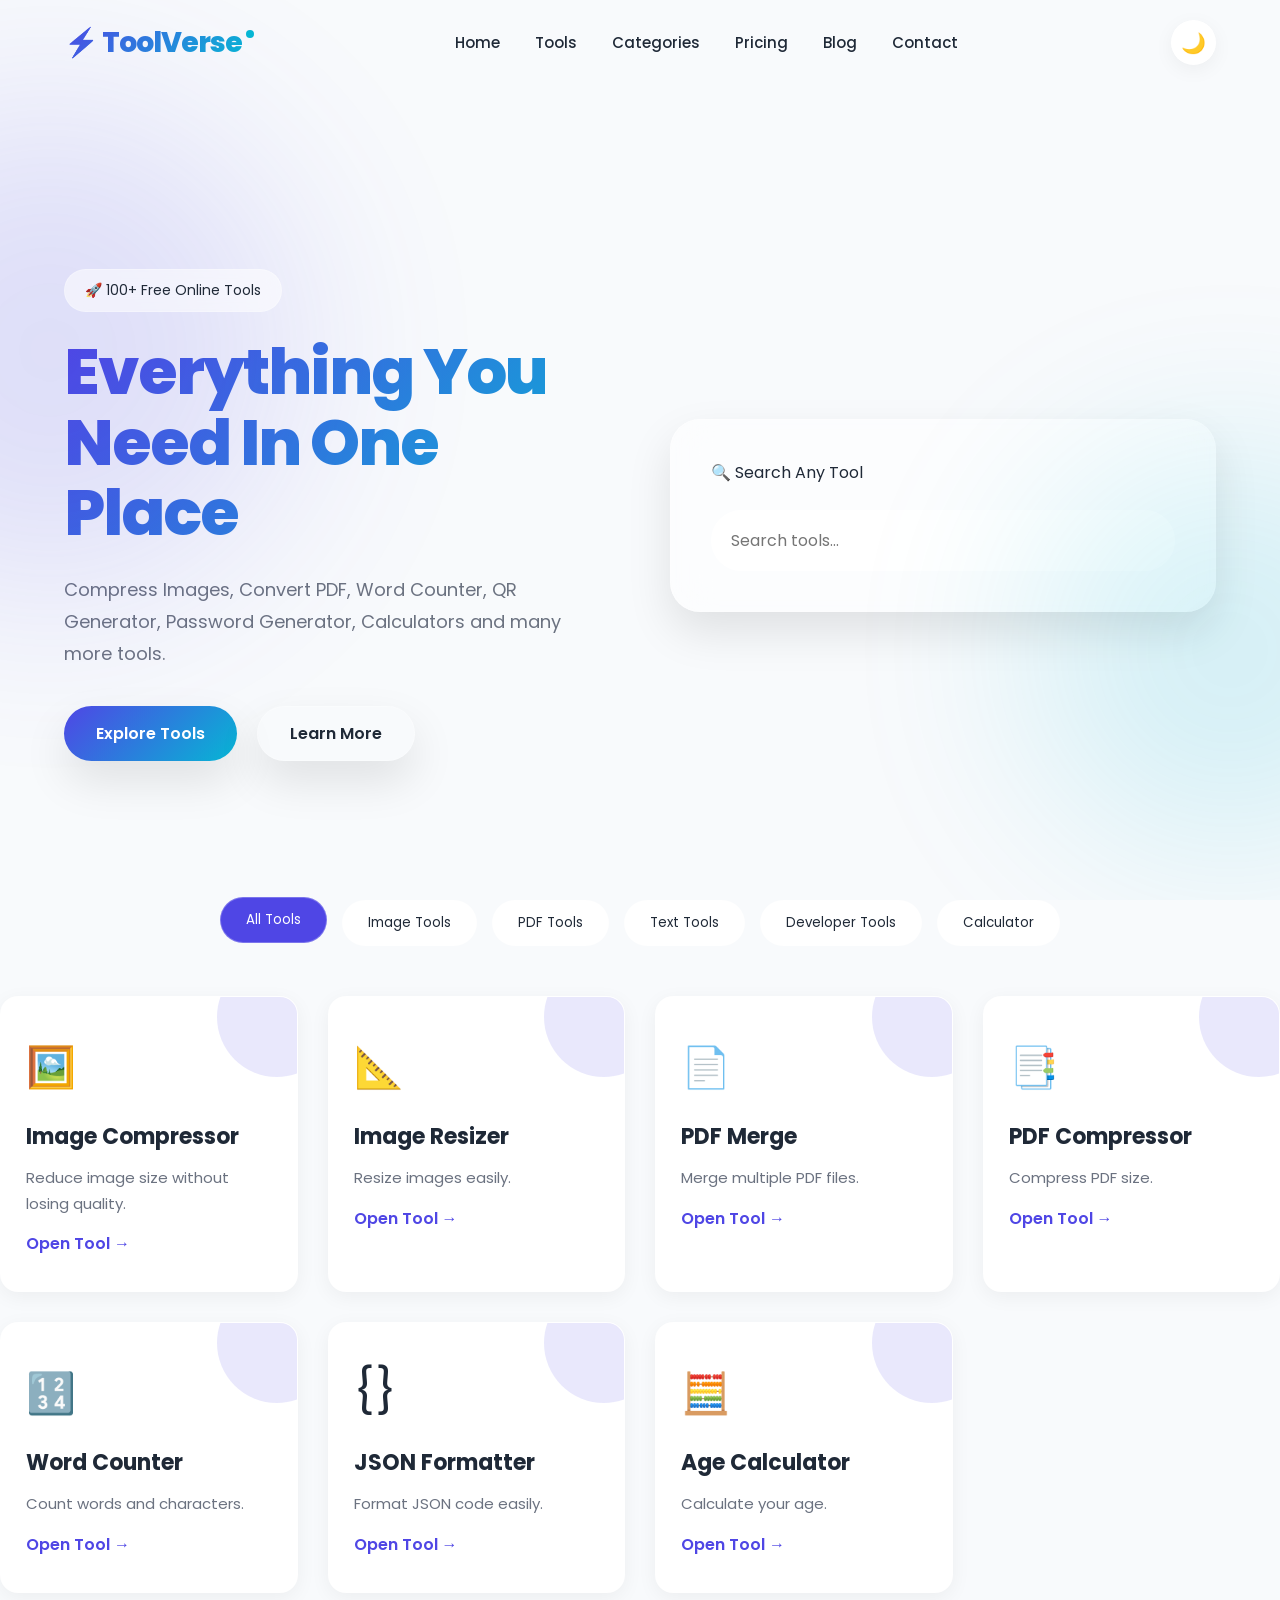
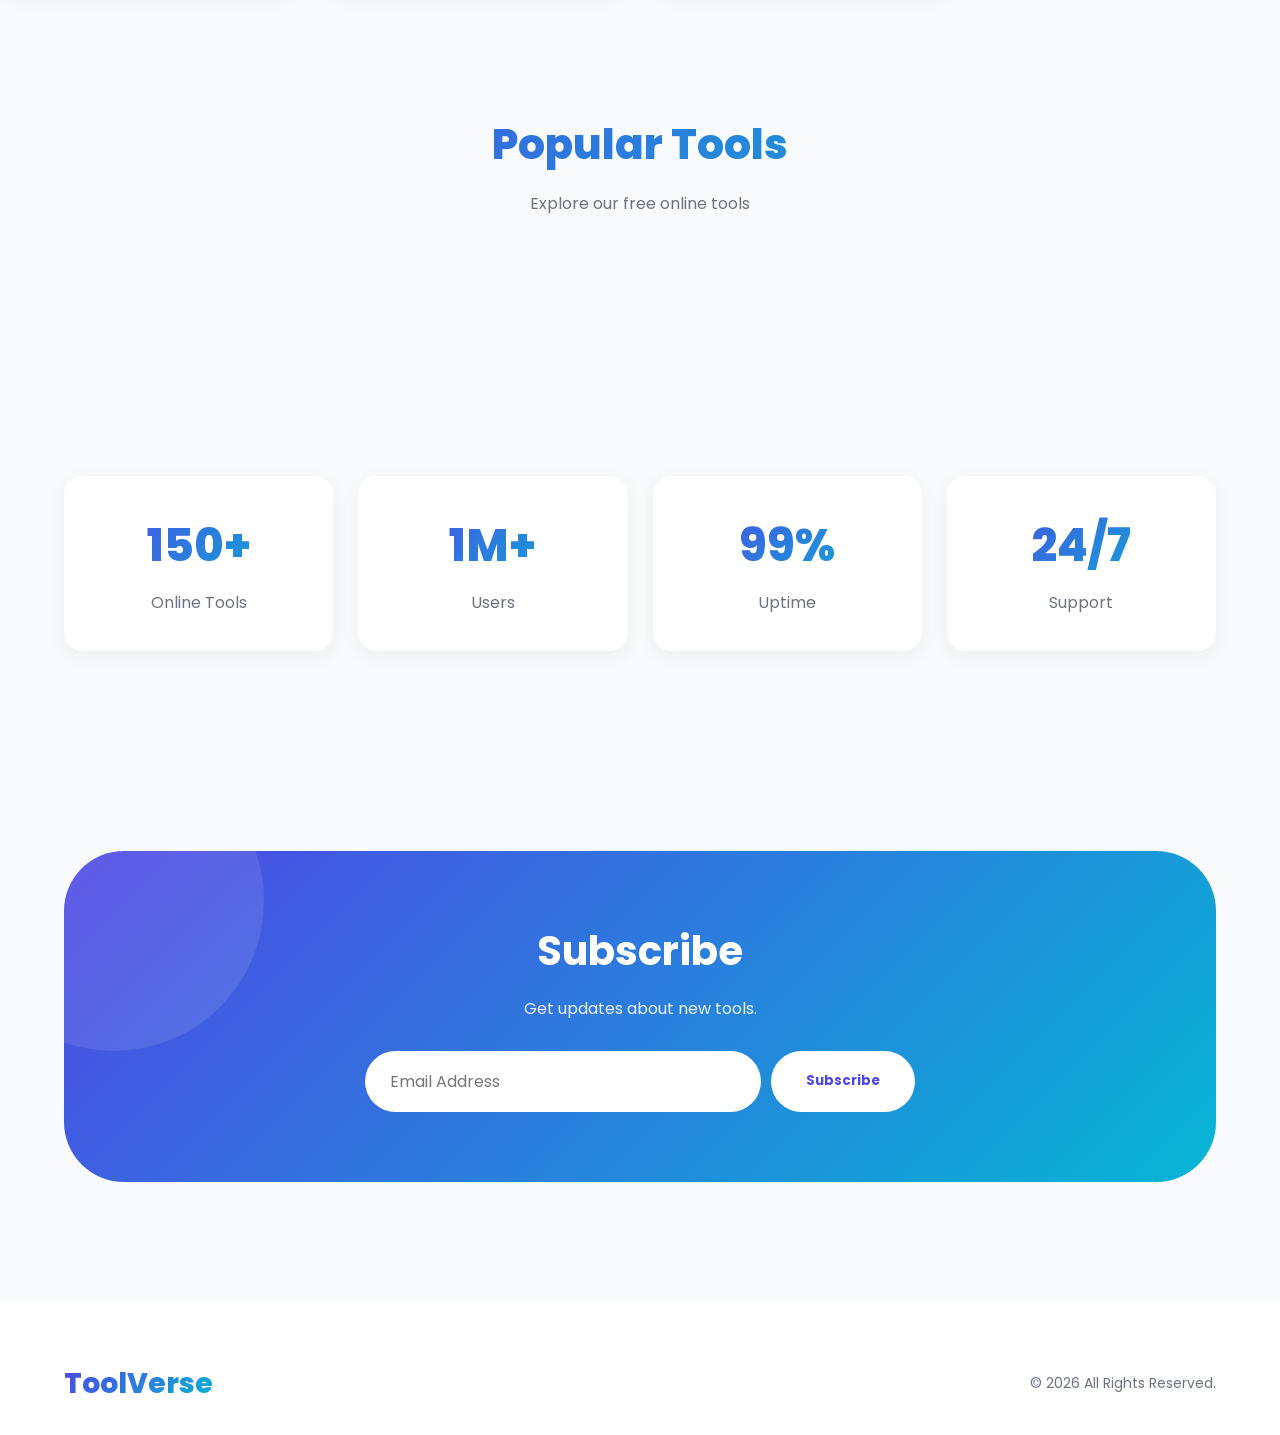
<file: index.html>
<!DOCTYPE html>
<html lang="en">

<head>

    <!-- SEO -->
    <meta charset="UTF-8">
    <meta name="viewport" content="width=device-width, initial-scale=1.0">

    <title>ToolAdda - Free Online Tools</title>

    <meta name="description"
        content="ToolVerse provides free online tools including image tools, PDF tools, text tools, converters and calculators.">

    <meta name="keywords"
        content="online tools,pdf tools,image tools,text tools,calculator,converter">

    <meta name="author" content="ToolVerse">

    <!-- Google Fonts -->

    <link rel="preconnect" href="https://fonts.googleapis.com">

    <link rel="preconnect" href="https://fonts.gstatic.com" crossorigin>

    <link href="https://fonts.googleapis.com/css2?family=Poppins:wght@300;400;500;600;700;800&display=swap"
        rel="stylesheet">

    <!-- CSS -->

    <link rel="stylesheet" href="assets/css/variables.css">
    <link rel="stylesheet" href="assets/css/style.css">
    <link rel="stylesheet" href="assets/css/animations.css">
    <link rel="stylesheet" href="assets/css/responsive.css">

</head>

<body>

    <!--==================== HEADER ====================-->

    <header class="header">

        <div class="container">

            <a href="#" class="logo">

                ⚡ ToolVerse

            </a>

            <nav class="navbar">

                <ul>

                    <li><a href="#">Home</a></li>

                    <li><a href="#">Tools</a></li>

                    <li><a href="#">Categories</a></li>

                    <li><a href="#">Pricing</a></li>

                    <li><a href="#">Blog</a></li>

                    <li><a href="#">Contact</a></li>

                </ul>

            </nav>

            <div class="header-right">

                <button class="theme-btn">

                    🌙

                </button>

                <button class="menu-btn">

                    ☰

                </button>

            </div>

        </div>

    </header>

    <!--==================== HERO ====================-->

    <section class="hero">

        <div class="container hero-grid">

            <div class="hero-left">

                <span class="badge">

                    🚀 100+ Free Online Tools

                </span>

                <h1>

                    Everything You Need In One Place

                </h1>

                <p>

                    Compress Images, Convert PDF, Word Counter,
                    QR Generator, Password Generator,
                    Calculators and many more tools.

                </p>

                <div class="hero-buttons">

                    <a href="#" class="btn">

                        Explore Tools

                    </a>

                    <a href="#" class="btn secondary">

                        Learn More

                    </a>

                </div>

            </div>

            <div class="hero-right">

                <div class="glass-card">

                    🔍 Search Any Tool

                    <input type="text"
                        placeholder="Search tools...">

                </div>

            </div>

        </div>

    </section>

    <!--==================== TOOLS ====================-->

<div class="tool-filter">


<button class="filter-btn active" data-category="all">

All Tools

</button>


<button class="filter-btn" data-category="image">

Image Tools

</button>


<button class="filter-btn" data-category="pdf">

PDF Tools

</button>


<button class="filter-btn" data-category="text">

Text Tools

</button>


<button class="filter-btn" data-category="developer">

Developer Tools

</button>


<button class="filter-btn" data-category="calculator">

Calculator

</button>


</div>



<div id="toolsContainer" class="tool-grid">

</div>

<section class="tools">

    <div class="container">

        <div class="section-title">

            <h2>Popular Tools</h2>

            <p>
                Explore our free online tools
            </p>

        </div>


        <!-- Tools Automatically Load Here -->

        <div id="toolsContainer" class="tool-grid">

        </div>


    </div>

</section>

    <!--==================== STATS ====================-->

    <section class="stats">

        <div class="container stats-grid">

            <div>

                <h2>150+</h2>

                <p>Online Tools</p>

            </div>

            <div>

                <h2>1M+</h2>

                <p>Users</p>

            </div>

            <div>

                <h2>99%</h2>

                <p>Uptime</p>

            </div>

            <div>

                <h2>24/7</h2>

                <p>Support</p>

            </div>

        </div>

    </section>

    <!--==================== NEWSLETTER ====================-->

    <section class="newsletter">

        <div class="container">

            <h2>

                Subscribe

            </h2>

            <p>

                Get updates about new tools.

            </p>

            <form>

                <input type="email"
                    placeholder="Email Address">

                <button>

                    Subscribe

                </button>

            </form>

        </div>

    </section>

    <!--==================== FOOTER ====================-->

    <footer>

        <div class="container">

            <h3>

                ToolVerse

            </h3>

            <p>

                © 2026 All Rights Reserved.

            </p>

        </div>

    </footer>

    <!-- JavaScript -->

    <script src="assets/js/navigation.js"></script>
    <script src="assets/js/theme.js"></script>
    <script src="assets/js/animation.js"></script>
    <script src="assets/js/main.js"></script>

    <script src="assets/js/tools.js"></script>

</body>

</html>
</file>
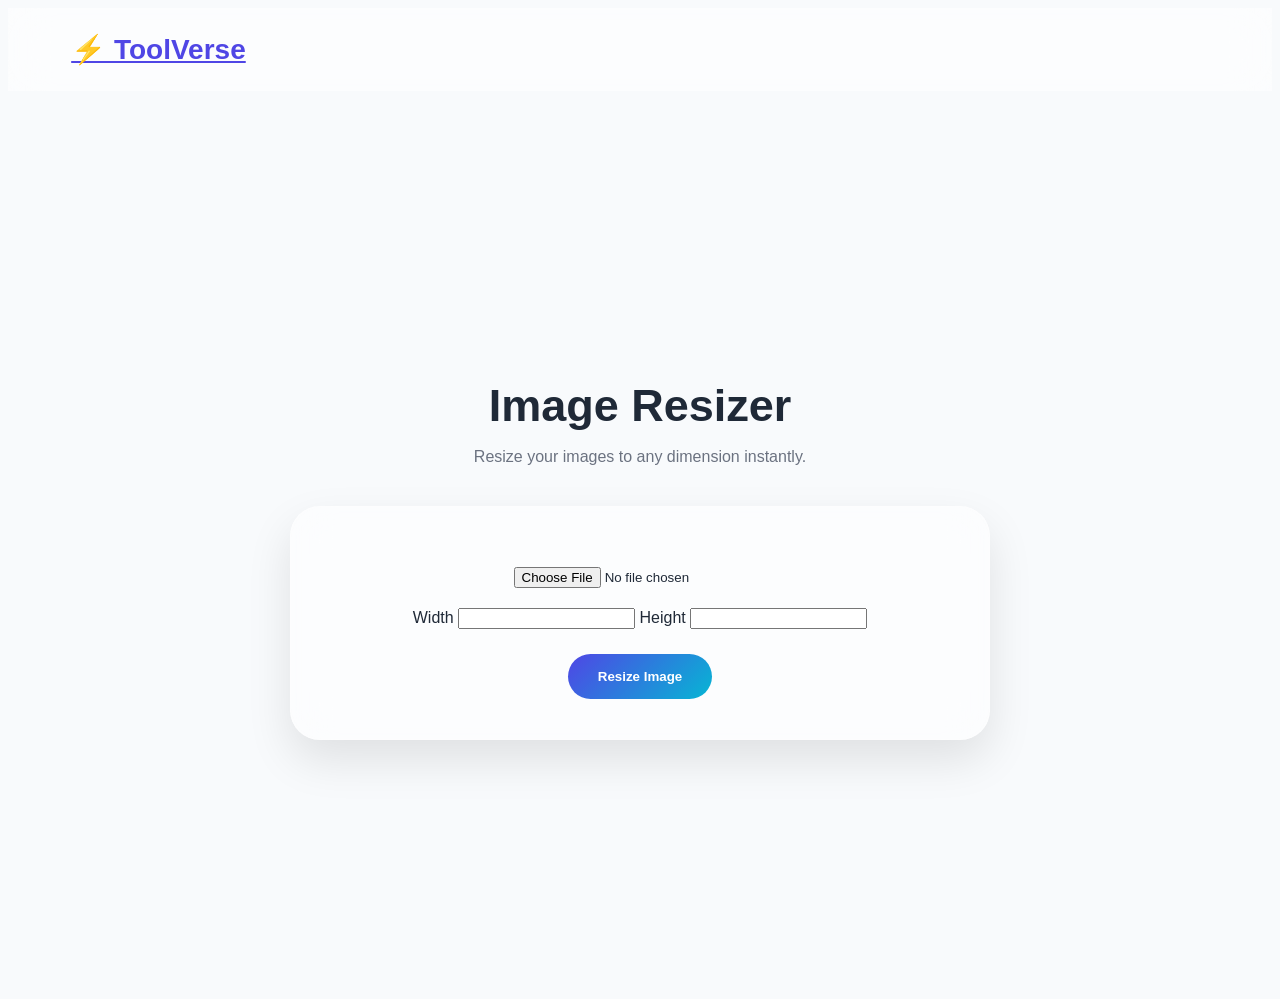
<file: tools/image-resizer.html>
<!DOCTYPE html>
<html lang="en">

<head>

<meta charset="UTF-8">

<meta name="viewport" content="width=device-width, initial-scale=1.0">


<title>Image Resizer Online - ToolVerse</title>


<meta name="description" content="Resize images online easily. Change image width and height with our free image resizer tool.">


<link rel="stylesheet" href="../assets/css/variables.css">

<link rel="stylesheet" href="../assets/css/tool-page.css">


</head>


<body>


<header class="tool-header">

<a href="../index.html">

⚡ ToolVerse

</a>

</header>




<section class="tool-section">


<div class="tool-container">


<h1>

Image Resizer

</h1>


<p>

Resize your images to any dimension instantly.

</p>




<div class="compress-box">


<input 
type="file"
id="imageInput"
accept="image/*">



<img 
id="preview"
alt="Image Preview">





<div class="resize-controls">


<label>

Width

</label>


<input 
type="number"
id="width">



<label>

Height

</label>


<input 
type="number"
id="height">


</div>




<button id="resizeBtn">

Resize Image

</button>




<a id="downloadBtn"
download="resized-image.png">

Download Image

</a>



</div>


</div>


</section>





<script src="../assets/js/image-resizer.js"></script>


</body>

</html>
</file>
<file: assets/css/variables.css>
/*==================================
ROOT VARIABLES
==================================*/

:root{

/* Colors */

--primary:#4F46E5;
--primary-light:#6366F1;
--secondary:#06B6D4;
--success:#10B981;
--warning:#F59E0B;
--danger:#EF4444;

--white:#ffffff;
--black:#111827;

--text:#1F2937;
--text-light:#6B7280;

--bg:#F8FAFC;

--card:#ffffff;

--glass:rgba(255,255,255,.55);

--border:rgba(255,255,255,.25);


/* Gradient */

--gradient:

linear-gradient(
135deg,
#4F46E5,
#06B6D4
);


/* Shadow */

--shadow-sm:

0 5px 20px rgba(0,0,0,.05);

--shadow:

0 20px 45px rgba(0,0,0,.10);

--shadow-lg:

0 30px 60px rgba(0,0,0,.15);


/* Radius */

--radius-xs:8px;

--radius-sm:12px;

--radius:18px;

--radius-lg:30px;

--radius-xl:60px;


/* Animation */

--transition:.35s ease;

--transition-slow:.6s ease;


/* Fonts */

--font:'Poppins',sans-serif;


/* Font Sizes */

--h1:64px;

--h2:42px;

--h3:28px;

--h4:22px;

--p:16px;

--small:14px;


/* Container */

--container:1250px;

}


/*==========================
Dark Mode
==========================*/

body.dark{

--bg:#0F172A;

--card:#111827;

--glass:rgba(17,24,39,.65);

--border:rgba(255,255,255,.08);

--text:#F9FAFB;

--text-light:#CBD5E1;

--shadow:

0 25px 45px rgba(0,0,0,.35);

}


/*======================
Spacing
======================*/

:root{

--section-padding:120px;

--padding:20px;

}


/*=========================
Responsive
=========================*/

@media(max-width:992px){

:root{

--h1:48px;

--h2:36px;

}

}

@media(max-width:768px){

:root{

--h1:38px;

--h2:30px;

--h3:24px;

}

}

@media(max-width:480px){

:root{

--h1:30px;

--h2:26px;

--section-padding:80px;

}

}
</file>
<file: assets/css/style.css>
/*==================================
GLOBAL RESET
==================================*/

*{
    margin:0;
    padding:0;
    box-sizing:border-box;
}


html{
    scroll-behavior:smooth;
}


body{

    font-family:var(--font);

    background:var(--bg);

    color:var(--text);

    overflow-x:hidden;

    transition:var(--transition);

}


img{

    max-width:100%;

    display:block;

}


a{

    text-decoration:none;

    color:inherit;

}


button,
input{

    font-family:inherit;

}


/*==================================
CONTAINER
==================================*/


.container{

    width:90%;

    max-width:var(--container);

    margin:auto;

}


/*==================================
HEADER
==================================*/


.header{

    position:fixed;

    top:0;

    left:0;

    width:100%;

    z-index:1000;

    padding:20px 0;

    transition:var(--transition);


}


/* Header Glass Effect */


.header.active{

    background:var(--glass);

    backdrop-filter:blur(18px);

    border-bottom:1px solid var(--border);

    box-shadow:var(--shadow-sm);

}


/* Header Layout */


.header .container{

    display:flex;

    align-items:center;

    justify-content:space-between;

}



/*==================================
LOGO
==================================*/


.logo{

    font-size:28px;

    font-weight:800;

    letter-spacing:-1px;

    background:var(--gradient);

    -webkit-background-clip:text;

    -webkit-text-fill-color:transparent;

    position:relative;

}


.logo::after{

    content:"";

    position:absolute;

    width:8px;

    height:8px;

    background:var(--secondary);

    border-radius:50%;

    right:-12px;

    top:8px;

    animation:pulse 2s infinite;

}


/*==================================
NAVIGATION
==================================*/


.navbar ul{

    display:flex;

    align-items:center;

    gap:35px;

    list-style:none;

}


.navbar a{

    font-size:15px;

    font-weight:500;

    color:var(--text);

    position:relative;

    transition:var(--transition);

}



.navbar a::before{

    content:"";

    position:absolute;

    left:0;

    bottom:-8px;

    height:2px;

    width:0;

    background:var(--gradient);

    transition:var(--transition);

}



.navbar a:hover{

    color:var(--primary);

}



.navbar a:hover::before{

    width:100%;

}



/*==================================
HEADER BUTTONS
==================================*/


.header-right{

    display:flex;

    align-items:center;

    gap:15px;

}



.theme-btn,
.menu-btn{


    width:45px;

    height:45px;

    border:none;

    border-radius:50%;

    cursor:pointer;

    background:var(--card);

    color:var(--text);

    font-size:20px;

    box-shadow:var(--shadow-sm);

    transition:var(--transition);

}



.theme-btn:hover,
.menu-btn:hover{

    transform:translateY(-5px);

}



.menu-btn{

    display:none;

}



/*==================================
HERO SECTION
==================================*/


.hero{

    min-height:100vh;

    display:flex;

    align-items:center;

    padding-top:130px;

    position:relative;

    overflow:hidden;

}



/* Animated Background */


.hero::before{

    content:"";

    position:absolute;

    width:500px;

    height:500px;

    background:var(--primary);

    opacity:.15;

    filter:blur(100px);

    border-radius:50%;

    top:100px;

    left:-200px;

    animation:floating 8s infinite alternate;

}



.hero::after{

    content:"";

    position:absolute;

    width:400px;

    height:400px;

    background:var(--secondary);

    opacity:.15;

    filter:blur(100px);

    border-radius:50%;

    right:-150px;

    bottom:50px;

    animation:floating 10s infinite alternate;

}



/* Hero Grid */


.hero-grid{

    display:grid;

    grid-template-columns:1fr 1fr;

    gap:60px;

    align-items:center;

}



/* Badge */


.badge{

    display:inline-block;

    padding:10px 20px;

    background:var(--glass);

    border:1px solid var(--border);

    backdrop-filter:blur(10px);

    border-radius:50px;

    font-size:14px;

    margin-bottom:25px;

    animation:fadeUp .8s ease;

}



/* Hero Heading */


.hero h1{

    font-size:var(--h1);

    line-height:1.1;

    font-weight:800;

    letter-spacing:-2px;

    margin-bottom:25px;

}



.hero h1{

    background:var(--gradient);

    -webkit-background-clip:text;

    -webkit-text-fill-color:transparent;

}



/* Hero Paragraph */


.hero p{

    max-width:600px;

    font-size:18px;

    line-height:1.8;

    color:var(--text-light);

    margin-bottom:35px;

}



/* Hero Buttons */


.hero-buttons{

    display:flex;

    gap:20px;

}



.btn{

    display:inline-flex;

    align-items:center;

    justify-content:center;

    padding:14px 32px;

    border-radius:50px;

    background:var(--gradient);

    color:white;

    font-weight:600;

    transition:var(--transition);

    box-shadow:var(--shadow);

}



.btn:hover{

    transform:translateY(-5px);

    box-shadow:var(--shadow-lg);

}



.btn.secondary{

    background:transparent;

    color:var(--text);

    border:1px solid var(--border);

}



/*==================================
HERO SEARCH CARD
==================================*/


.glass-card{

    padding:40px;

    background:var(--glass);

    backdrop-filter:blur(20px);

    border:1px solid var(--border);

    border-radius:var(--radius-lg);

    box-shadow:var(--shadow);

    animation:floatCard 5s infinite ease-in-out;

}



.glass-card input{

    width:100%;

    margin-top:25px;

    padding:18px 20px;

    border-radius:50px;

    border:none;

    outline:none;

    background:var(--card);

    color:var(--text);

    font-size:16px;

}



/* END PART 1 */

/*==================================
TOOLS SECTION
==================================*/


.tools{

    padding:var(--section-padding) 0;

    position:relative;

}



/* Section Heading */


.section-title{

    text-align:center;

    margin-bottom:60px;

}



.section-title h2{

    font-size:var(--h2);

    font-weight:800;

    background:var(--gradient);

    -webkit-background-clip:text;

    -webkit-text-fill-color:transparent;

}



.section-title p{

    color:var(--text-light);

    margin-top:15px;

}




/*==================================
TOOLS GRID
==================================*/


.tool-grid{

    display:grid;

    grid-template-columns:repeat(4,1fr);

    gap:30px;

}




/*==================================
TOOL CARD
==================================*/


.tool-card{


    background:var(--card);

    padding:35px 25px;

    border-radius:var(--radius);

    box-shadow:var(--shadow-sm);

    border:1px solid var(--border);

    transition:var(--transition);

    position:relative;

    overflow:hidden;


}




.tool-card::before{

    content:"";

    position:absolute;

    width:120px;

    height:120px;

    background:var(--primary);

    opacity:.12;

    border-radius:50%;

    top:-40px;

    right:-40px;

    transition:.5s;

}



.tool-card:hover::before{

    transform:scale(3);

}



.tool-card:hover{


    transform:translateY(-12px);

    box-shadow:var(--shadow-lg);

}




.tool-card:hover h3{

    color:var(--primary);

}





.tool-card:first-letter{

    font-size:40px;

}




.tool-card h3{

    margin:20px 0 12px;

    font-size:22px;

    transition:var(--transition);

}



.tool-card p{

    color:var(--text-light);

    line-height:1.7;

    font-size:15px;

}




/*==================================
CATEGORY SECTION
==================================*/


.categories{

    padding:var(--section-padding) 0;

    background:rgba(0,0,0,.02);

}



.category-grid{


    display:grid;

    grid-template-columns:repeat(3,1fr);

    gap:30px;


}



.category-card{


    padding:35px;

    border-radius:var(--radius);

    background:var(--glass);

    backdrop-filter:blur(15px);

    border:1px solid var(--border);

    transition:var(--transition);

}



.category-card:hover{


    transform:translateY(-10px);

    box-shadow:var(--shadow);


}



.category-card span{


    font-size:40px;

}



.category-card h3{


    margin:20px 0 10px;

    font-size:24px;


}




.category-card p{


    color:var(--text-light);


}




/*==================================
STATS SECTION
==================================*/


.stats{


    padding:80px 0;

}




.stats-grid{


    display:grid;

    grid-template-columns:repeat(4,1fr);

    gap:25px;


}




.stats-grid div{


    text-align:center;

    padding:35px 20px;

    background:var(--card);

    border-radius:var(--radius);

    box-shadow:var(--shadow-sm);

    border:1px solid var(--border);

    transition:var(--transition);


}




.stats-grid div:hover{


    transform:translateY(-8px);

    box-shadow:var(--shadow);


}




.stats h2{


    font-size:45px;

    font-weight:800;

    background:var(--gradient);

    -webkit-background-clip:text;

    -webkit-text-fill-color:transparent;


}




.stats p{


    color:var(--text-light);

    margin-top:10px;

}




/*==================================
NEWSLETTER SECTION
==================================*/


.newsletter{


    padding:var(--section-padding) 0;

}



.newsletter .container{


    background:var(--gradient);

    padding:70px 40px;

    border-radius:var(--radius-xl);

    text-align:center;

    color:white;

    position:relative;

    overflow:hidden;


}



.newsletter .container::before{


    content:"";

    position:absolute;

    width:300px;

    height:300px;

    background:white;

    opacity:.1;

    border-radius:50%;

    top:-100px;

    left:-100px;


}



.newsletter h2{


    font-size:40px;

    margin-bottom:15px;


}



.newsletter p{


    margin-bottom:30px;

    opacity:.9;


}




.newsletter form{


    display:flex;

    justify-content:center;

    max-width:550px;

    margin:auto;

    gap:10px;


}



.newsletter input{


    flex:1;

    padding:18px 25px;

    border-radius:50px;

    border:none;

    outline:none;

    font-size:16px;


}



.newsletter button{


    padding:18px 35px;

    border:none;

    border-radius:50px;

    cursor:pointer;

    background:#fff;

    color:var(--primary);

    font-weight:700;

    transition:var(--transition);


}



.newsletter button:hover{


    transform:translateY(-5px);


}


/*==================================
UTILITY EFFECTS
==================================*/


.card-hover{


    transition:var(--transition);


}



.card-hover:hover{


    transform:translateY(-10px);


}

/*==================================
FOOTER
==================================*/


footer{

    padding:60px 0 30px;

    background:var(--card);

    border-top:1px solid var(--border);

}



footer .container{

    display:flex;

    align-items:center;

    justify-content:space-between;

    gap:30px;

}



footer h3{

    font-size:28px;

    font-weight:800;

    background:var(--gradient);

    -webkit-background-clip:text;

    -webkit-text-fill-color:transparent;

}



footer p{

    color:var(--text-light);

    font-size:14px;

}



/* Footer Links */


.footer-links{

    display:flex;

    gap:25px;

    list-style:none;

}



.footer-links a{

    color:var(--text-light);

    transition:var(--transition);

}



.footer-links a:hover{

    color:var(--primary);

}



/*==================================
SCROLL ANIMATION CLASSES
==================================*/


.fade-up{

    opacity:0;

    transform:translateY(40px);

    transition:.8s ease;

}



.fade-up.show{

    opacity:1;

    transform:translateY(0);

}



.fade-left{

    opacity:0;

    transform:translateX(-50px);

    transition:.8s ease;

}



.fade-left.show{

    opacity:1;

    transform:translateX(0);

}



.fade-right{

    opacity:0;

    transform:translateX(50px);

    transition:.8s ease;

}



.fade-right.show{

    opacity:1;

    transform:translateX(0);

}




/*==================================
LOADING ANIMATION
==================================*/


.loader{

    width:50px;

    height:50px;

    border-radius:50%;

    border:5px solid var(--border);

    border-top-color:var(--primary);

    animation:spin 1s linear infinite;

}



@keyframes spin{

    from{

        transform:rotate(0deg);

    }

    to{

        transform:rotate(360deg);

    }

}



/*==================================
SEARCH BOX
==================================*/


.search-box{

    position:relative;

}



.search-box input{


    width:100%;

    padding:18px 25px;

    border-radius:50px;

    border:1px solid var(--border);

    background:var(--card);

    color:var(--text);

    outline:none;

    transition:var(--transition);


}



.search-box input:focus{


    border-color:var(--primary);

    box-shadow:0 0 20px rgba(79,70,229,.2);


}




/*==================================
BADGES
==================================*/


.tag{

    display:inline-block;

    padding:6px 15px;

    border-radius:50px;

    background:rgba(79,70,229,.1);

    color:var(--primary);

    font-size:13px;

    font-weight:600;

}




/*==================================
ANIMATED FLOATING ELEMENTS
==================================*/


.floating{


    animation:floating 6s ease-in-out infinite;


}



@keyframes floating{


    0%{

        transform:translateY(0);

    }


    50%{

        transform:translateY(-25px);

    }


    100%{

        transform:translateY(0);

    }


}




@keyframes floatCard{


    0%{

        transform:translateY(0);

    }


    50%{

        transform:translateY(-15px);

    }


    100%{

        transform:translateY(0);

    }

}



@keyframes pulse{


    0%{

        transform:scale(1);

        opacity:1;

    }


    50%{

        transform:scale(1.5);

        opacity:.5;

    }


    100%{

        transform:scale(1);

        opacity:1;

    }

}



@keyframes fadeUp{


    from{

        opacity:0;

        transform:translateY(30px);

    }


    to{

        opacity:1;

        transform:translateY(0);

    }


}



/*==================================
BUTTON EFFECTS
==================================*/


.btn-outline{


    padding:14px 30px;

    border-radius:50px;

    border:1px solid var(--primary);

    color:var(--primary);

    transition:var(--transition);


}



.btn-outline:hover{


    background:var(--primary);

    color:white;


}




/*==================================
HIDDEN ELEMENTS
==================================*/


.hidden{

    display:none;

}



.show{

    display:block;

}




/*==================================
SELECTION STYLE
==================================*/


::selection{

    background:var(--primary);

    color:white;

}



/*==================================
SCROLLBAR
==================================*/


::-webkit-scrollbar{

    width:10px;

}



::-webkit-scrollbar-track{

    background:var(--bg);

}



::-webkit-scrollbar-thumb{

    background:var(--primary);

    border-radius:20px;

}

.tool-card{

display:block;

color:inherit;

cursor:pointer;

}


.tool-card span{

display:inline-block;

margin-top:15px;

color:var(--primary);

font-weight:600;

}


.tool-icon{

font-size:45px;

margin-bottom:15px;

}

/* TOOL FILTER */


.tool-filter{

display:flex;

justify-content:center;

flex-wrap:wrap;

gap:15px;

margin-bottom:50px;

}



.filter-btn{

padding:12px 25px;

border-radius:50px;

border:1px solid var(--border);

background:var(--card);

color:var(--text);

cursor:pointer;

transition:.3s;

}



.filter-btn:hover,
.filter-btn.active{


background:var(--primary);

color:white;

transform:translateY(-3px);

}
</file>
<file: assets/css/animations.css>
/*==================================
ADVANCED ANIMATIONS
==================================*/


/*==================================
PAGE LOAD
==================================*/


.page-load{

    animation:pageLoad .8s ease forwards;

}



@keyframes pageLoad{


    from{

        opacity:0;

        transform:translateY(20px);

    }


    to{

        opacity:1;

        transform:translateY(0);

    }

}




/*==================================
GRADIENT ANIMATION
==================================*/


.gradient-animation{


    background-size:200% 200%;

    animation:gradientMove 5s ease infinite;


}



@keyframes gradientMove{


    0%{

        background-position:0% 50%;

    }


    50%{

        background-position:100% 50%;

    }


    100%{

        background-position:0% 50%;

    }


}





/*==================================
FADE ANIMATIONS
==================================*/


.fade-in{


    animation:fadeIn 1s ease forwards;


}



@keyframes fadeIn{


    from{

        opacity:0;

    }


    to{

        opacity:1;

    }


}




.fade-down{


    animation:fadeDown .8s ease forwards;


}



@keyframes fadeDown{


    from{

        opacity:0;

        transform:translateY(-40px);

    }


    to{

        opacity:1;

        transform:translateY(0);

    }


}




/*==================================
ZOOM EFFECT
==================================*/


.zoom-in{


    animation:zoomIn .8s ease;


}



@keyframes zoomIn{


    from{

        opacity:0;

        transform:scale(.8);

    }


    to{

        opacity:1;

        transform:scale(1);

    }


}




/*==================================
BUTTON ANIMATION
==================================*/


.btn{

    position:relative;

    overflow:hidden;

}



.btn::before{


    content:"";

    position:absolute;

    top:0;

    left:-100%;

    width:100%;

    height:100%;

    background:linear-gradient(

    120deg,

    transparent,

    rgba(255,255,255,.5),

    transparent

    );


    transition:.6s;


}



.btn:hover::before{


    left:100%;


}




/*==================================
CARD ANIMATION
==================================*/


.tool-card,
.category-card{


    animation:cardAppear .8s ease;


}




@keyframes cardAppear{


    from{

        opacity:0;

        transform:translateY(40px);

    }


    to{

        opacity:1;

        transform:translateY(0);

    }


}




/*==================================
FLOATING SHAPES
==================================*/


.shape{


    position:absolute;

    border-radius:50%;

    animation:shapeFloat 8s infinite ease-in-out;


}




@keyframes shapeFloat{


    0%{

        transform:translateY(0) rotate(0deg);

    }


    50%{

        transform:translateY(-40px) rotate(180deg);

    }


    100%{

        transform:translateY(0) rotate(360deg);

    }


}





/*==================================
GLOW EFFECT
==================================*/


.glow{


    animation:glowEffect 3s infinite;


}




@keyframes glowEffect{


    0%{

        box-shadow:0 0 10px rgba(79,70,229,.2);

    }


    50%{

        box-shadow:0 0 35px rgba(79,70,229,.5);

    }


    100%{

        box-shadow:0 0 10px rgba(79,70,229,.2);

    }


}




/*==================================
BOUNCE
==================================*/


.bounce{


    animation:bounce 2s infinite;


}



@keyframes bounce{


    0%,
    100%{

        transform:translateY(0);

    }


    50%{

        transform:translateY(-15px);

    }


}





/*==================================
ROTATE
==================================*/


.rotate{


    animation:rotate 8s linear infinite;


}



@keyframes rotate{


    from{

        transform:rotate(0deg);

    }


    to{

        transform:rotate(360deg);

    }


}





/*==================================
TEXT ANIMATION
==================================*/


.text-animation{


    background:linear-gradient(

    90deg,

    var(--primary),

    var(--secondary),

    var(--primary)

    );


    background-size:200%;


    -webkit-background-clip:text;

    -webkit-text-fill-color:transparent;


    animation:textMove 4s infinite;


}



@keyframes textMove{


    0%{

        background-position:0%;

    }


    100%{

        background-position:200%;

    }


}





/*==================================
SMOOTH HOVER
==================================*/


.smooth-hover{


    transition:.4s ease;


}



.smooth-hover:hover{


    transform:translateY(-8px);


}





/*==================================
REDUCED MOTION SUPPORT
==================================*/


@media(prefers-reduced-motion:reduce){


*{

    animation:none!important;

    transition:none!important;

}


}
</file>
<file: assets/css/responsive.css>
/*==================================
RESPONSIVE DESIGN
==================================*/


/* Large Laptop */

@media(max-width:1200px){


.container{

    width:92%;

}


.hero-grid{

    gap:40px;

}



.tool-grid{

    grid-template-columns:repeat(3,1fr);

}



.navbar ul{

    gap:25px;

}


}



/*==================================
TABLET VIEW
==================================*/


@media(max-width:992px){


:root{

    --section-padding:90px;

}



.header{

    padding:15px 0;

}



.navbar{

    position:absolute;

    top:80px;

    left:0;

    width:100%;

    background:var(--card);

    backdrop-filter:blur(20px);

    padding:30px;

    border-radius:0 0 20px 20px;

    transform:translateY(-150%);

    opacity:0;

    transition:.4s;

}



.navbar.active{

    transform:translateY(0);

    opacity:1;

}



.navbar ul{

    flex-direction:column;

    gap:25px;

}



.menu-btn{

    display:flex;

    align-items:center;

    justify-content:center;

}



.hero-grid{

    grid-template-columns:1fr;

    text-align:center;

}



.hero p{

    margin-left:auto;

    margin-right:auto;

}



.hero-buttons{

    justify-content:center;

}



.hero-right{

    max-width:600px;

    margin:auto;

}



.tool-grid{

    grid-template-columns:repeat(2,1fr);

}



.category-grid{

    grid-template-columns:repeat(2,1fr);

}



.stats-grid{

    grid-template-columns:repeat(2,1fr);

}



footer .container{

    flex-direction:column;

    text-align:center;

}


}



/*==================================
MOBILE VIEW
==================================*/


@media(max-width:768px){



.container{

    width:90%;

}



.logo{

    font-size:24px;

}



.hero{

    padding-top:110px;

}



.hero h1{

    letter-spacing:-1px;

}



.hero p{

    font-size:16px;

}



.hero-buttons{

    flex-direction:column;

}



.btn{

    width:100%;

}



.glass-card{

    padding:25px;

}



.tool-grid{

    grid-template-columns:1fr;

}



.category-grid{

    grid-template-columns:1fr;

}



.stats-grid{

    grid-template-columns:1fr;

}



.newsletter .container{

    padding:50px 20px;

}



.newsletter h2{

    font-size:30px;

}



.newsletter form{

    flex-direction:column;

}



.newsletter input,

.newsletter button{

    width:100%;

}



.footer-links{

    flex-direction:column;

    align-items:center;

}



}




/*==================================
SMALL MOBILE
==================================*/


@media(max-width:480px){



.header-right{

    gap:8px;

}



.theme-btn,
.menu-btn{

    width:40px;

    height:40px;

}



.badge{

    font-size:12px;

}



.hero h1{

    font-size:30px;

}



.section-title h2{

    font-size:28px;

}



.tool-card{

    padding:25px 20px;

}



.stats h2{

    font-size:36px;

}



footer{

    padding:40px 0 20px;

}


}
</file>
<file: assets/css/tool-page.css>
body{

background:var(--bg);

color:var(--text);

font-family:var(--font);

}



.tool-header{

padding:25px 5%;

background:var(--glass);

backdrop-filter:blur(20px);

}



.tool-header a{

font-size:28px;

font-weight:800;

color:var(--primary);

}



.tool-section{

min-height:100vh;

display:flex;

align-items:center;

justify-content:center;

}



.tool-container{

width:90%;

max-width:700px;

text-align:center;

}



.tool-container h1{

font-size:45px;

margin-bottom:15px;

}



.tool-container p{

color:var(--text-light);

}





.compress-box{

margin-top:40px;

padding:40px;

background:var(--glass);

border:1px solid var(--border);

border-radius:30px;

backdrop-filter:blur(20px);

box-shadow:var(--shadow);

}



.compress-box input[type="file"]{

margin:20px;

}



#preview{

max-width:300px;

max-height:300px;

border-radius:20px;

display:none;

margin:20px auto;

}



.details{

background:var(--card);

padding:20px;

border-radius:20px;

margin:20px 0;

}



#quality{

width:100%;

}



button,
#downloadBtn{


display:inline-block;

margin-top:25px;

padding:15px 30px;

border:none;

border-radius:50px;

background:var(--gradient);

color:white;

cursor:pointer;

font-weight:600;

}



#downloadBtn{

display:none;

text-decoration:none;

}



@media(max-width:600px){


.tool-container h1{

font-size:32px;

}


.compress-box{

padding:25px;

}


}
</file>
